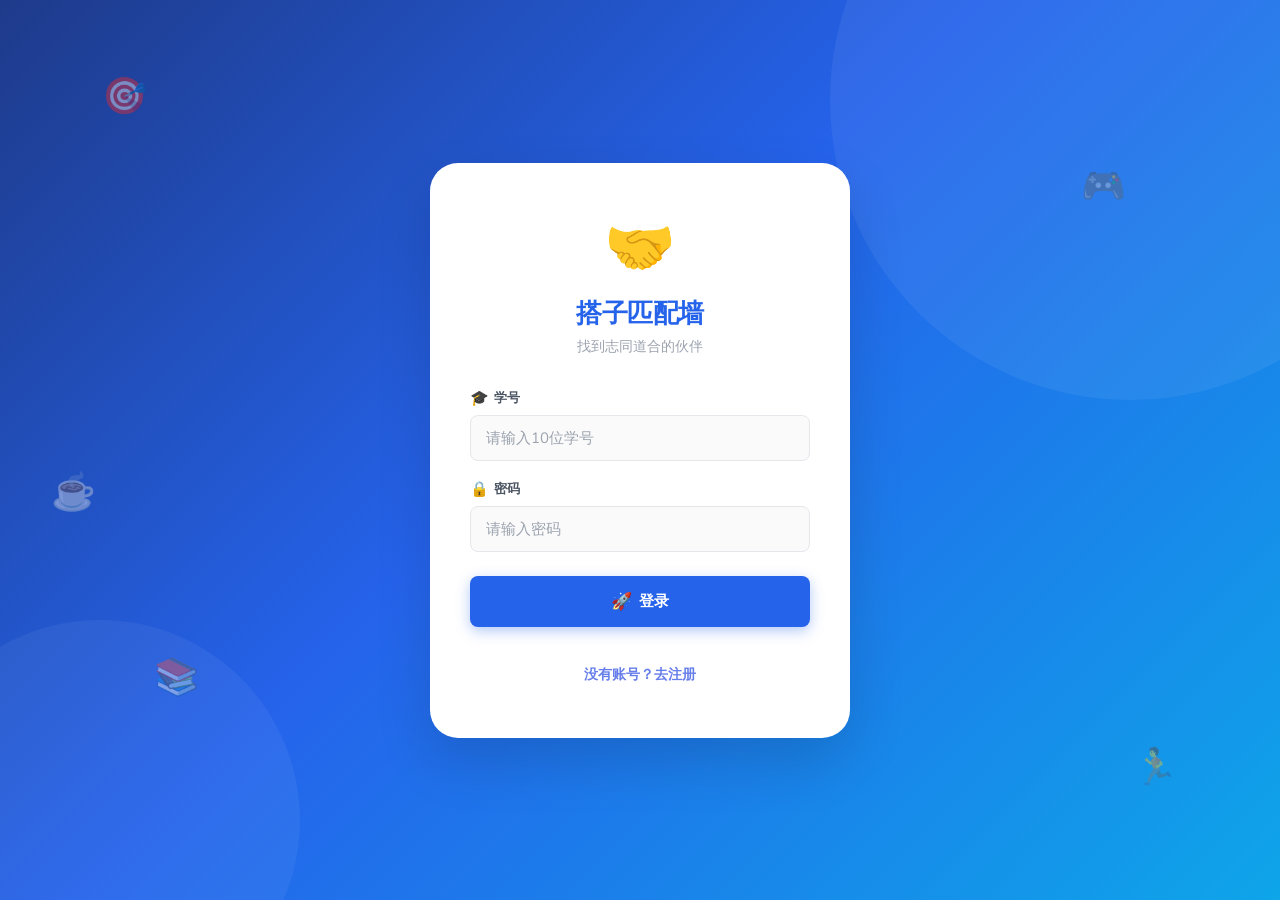
<file: buddy-matcher/index.html>
<!DOCTYPE html>
<html lang="zh-CN">
<head>
  <meta charset="UTF-8">
  <meta name="viewport" content="width=device-width, initial-scale=1.0">
  <title>搭子匹配墙 - 登录</title>
  <link rel="stylesheet" href="assets/styles/style.css">
</head>
<body>
  <div class="login-wrapper">
    <div class="floating-icon icon-1">🎯</div>
    <div class="floating-icon icon-2">🎮</div>
    <div class="floating-icon icon-3">📚</div>
    <div class="floating-icon icon-4">🏃</div>
    <div class="floating-icon icon-5">☕</div>
    
    <div class="login-container">
      <div class="login-header">
        <div class="logo">🤝</div>
        <h1 id="formTitle">搭子匹配墙</h1>
        <p class="subtitle">找到志同道合的伙伴</p>
      </div>
      
      <form id="loginForm" class="login-form">
        <div class="form-group">
          <label for="studentId">
            <span class="label-icon">🎓</span>
            学号
          </label>
          <input type="text" id="studentId" placeholder="请输入10位学号" maxlength="10">
        </div>
        
        <div class="form-group" id="nameGroup" style="display: none;">
          <label for="name">
            <span class="label-icon">👤</span>
            姓名
          </label>
          <input type="text" id="name" placeholder="请输入姓名" maxlength="20">
        </div>
        
        <div class="form-group" id="classNameGroup" style="display: none;">
          <label for="className">
            <span class="label-icon">🏫</span>
            班级
          </label>
          <input type="text" id="className" placeholder="请输入班级" maxlength="30">
        </div>
        
        <div class="form-group" id="majorGroup" style="display: none;">
          <label for="major">
            <span class="label-icon">📖</span>
            专业
          </label>
          <input type="text" id="major" placeholder="请输入专业" maxlength="30">
        </div>
        
        <div class="form-group">
          <label for="password">
            <span class="label-icon">🔒</span>
            密码
          </label>
          <input type="password" id="password" placeholder="请输入密码" maxlength="20">
        </div>
        
        <div class="form-group" id="confirmPasswordGroup" style="display: none;">
          <label for="confirmPassword">
            <span class="label-icon">🔐</span>
            确认密码
          </label>
          <input type="password" id="confirmPassword" placeholder="请再次输入密码" maxlength="20">
        </div>
        
        <button type="submit" class="btn login-btn" id="submitBtn">
          <span class="btn-icon">🚀</span>
          登录
        </button>
        
        <button type="button" class="btn" id="toggleModeBtn" style="background: transparent; color: #667eea; margin-top: 10px;">
          没有账号？去注册
        </button>
      </form>
    </div>
  </div>
  
  <script src="components/login.js"></script>
</body>
</html>
</file>
<file: buddy-matcher/assets/styles/style.css>
/* =============================================
   搭子匹配墙 · 全新样式
   Aesthetic: Warm Campus — fresh, friendly, collegiate
   ============================================= */
 
@import url('https://fonts.googleapis.com/css2?family=Nunito:wght@400;500;600;700;800&display=swap');
 
/* ── 设计令牌 ── */
:root {
  --brand:        #2563EB;   /* 主色：明亮蓝 */
  --brand-dark:   #1D4ED8;
  --brand-light:  #EFF6FF;
  --accent:       #F97316;   /* 强调色：活力橙 */
  --accent-light: #FFF7ED;
  --success:      #16A34A;
  --success-bg:   #F0FDF4;
  --warn:         #D97706;
  --warn-bg:      #FFFBEB;
  --danger:       #DC2626;
  --danger-bg:    #FEF2F2;
  --neutral:      #6B7280;
  --neutral-bg:   #F9FAFB;
 
  --text-primary:   #111827;
  --text-secondary: #4B5563;
  --text-muted:     #9CA3AF;
 
  --bg-page:   #F3F4F6;
  --bg-card:   #FFFFFF;
  --border:    #E5E7EB;
  --border-focus: #2563EB;
 
  --radius-sm: 8px;
  --radius:    14px;
  --radius-lg: 20px;
  --radius-xl: 28px;
 
  --shadow-sm: 0 1px 3px rgba(0,0,0,.08), 0 1px 2px rgba(0,0,0,.05);
  --shadow:    0 4px 12px rgba(0,0,0,.08), 0 2px 4px rgba(0,0,0,.04);
  --shadow-lg: 0 12px 32px rgba(0,0,0,.10), 0 4px 8px rgba(0,0,0,.05);
  --shadow-xl: 0 24px 56px rgba(0,0,0,.14);
 
  --transition: 0.2s cubic-bezier(.4,0,.2,1);
 
  /* 分类颜色 */
  --cat-study:  #2563EB;
  --cat-food:   #D97706;
  --cat-sport:  #DC2626;
}
 
/* ── 重置 & 基础 ── */
*, *::before, *::after { box-sizing: border-box; }
 
body {
  margin: 0;
  font-family: "Nunito", "PingFang SC", "Noto Sans SC", "Microsoft YaHei", sans-serif;
  background: var(--bg-page);
  color: var(--text-primary);
  min-height: 100vh;
  overflow-x: hidden;
  -webkit-font-smoothing: antialiased;
}
 
/* =============================================
   登录 / 注册页
   ============================================= */
.login-wrapper {
  min-height: 100vh;
  display: flex;
  justify-content: center;
  align-items: center;
  padding: 24px;
  position: relative;
  background: linear-gradient(135deg, #1E3A8A 0%, #2563EB 45%, #0EA5E9 100%);
  overflow: hidden;
}
 
/* 背景装饰圆 */
.login-wrapper::before,
.login-wrapper::after {
  content: '';
  position: absolute;
  border-radius: 50%;
  pointer-events: none;
}
.login-wrapper::before {
  width: 600px; height: 600px;
  top: -200px; right: -150px;
  background: rgba(255,255,255,.06);
}
.login-wrapper::after {
  width: 400px; height: 400px;
  bottom: -120px; left: -100px;
  background: rgba(255,255,255,.05);
}
 
.floating-icon {
  position: absolute;
  font-size: 36px;
  animation: float 7s ease-in-out infinite;
  opacity: .4;
  pointer-events: none;
}
.icon-1 { top: 8%;  left: 8%;  animation-delay: 0s; }
.icon-2 { top: 18%; right: 12%; animation-delay: 1.2s; }
.icon-3 { bottom: 22%; left: 12%; animation-delay: 2.4s; }
.icon-4 { bottom: 12%; right: 8%; animation-delay: 3.6s; }
.icon-5 { top: 52%; left: 4%;  animation-delay: 4.8s; }
 
@keyframes float {
  0%, 100% { transform: translateY(0) rotate(0deg); }
  33%       { transform: translateY(-14px) rotate(6deg); }
  66%       { transform: translateY(-8px) rotate(-4deg); }
}
 
.login-container {
  position: relative;
  z-index: 1;
  width: 100%;
  max-width: 420px;
  background: var(--bg-card);
  padding: 44px 40px;
  border-radius: var(--radius-xl);
  box-shadow: var(--shadow-xl);
  animation: slideUp .5s cubic-bezier(.34,1.56,.64,1) both;
}
 
@keyframes slideUp {
  from { opacity: 0; transform: translateY(32px) scale(.97); }
  to   { opacity: 1; transform: translateY(0) scale(1); }
}
 
.login-header {
  text-align: center;
  margin-bottom: 32px;
}
 
.logo {
  font-size: 56px;
  margin-bottom: 12px;
  display: block;
  animation: logoBounce 3s ease-in-out infinite;
}
 
@keyframes logoBounce {
  0%, 100% { transform: translateY(0); }
  50%       { transform: translateY(-8px); }
}
 
.login-header h1 {
  margin: 0 0 6px;
  font-size: 26px;
  font-weight: 800;
  color: var(--brand);
  letter-spacing: -.5px;
}
 
.subtitle {
  margin: 0;
  color: var(--text-muted);
  font-size: 14px;
  font-weight: 500;
}
 
.login-form {
  display: flex;
  flex-direction: column;
  gap: 18px;
}
 
.form-group {
  display: flex;
  flex-direction: column;
  gap: 7px;
}
 
.form-group label {
  font-size: 13px;
  font-weight: 700;
  color: var(--text-secondary);
  letter-spacing: .2px;
  display: flex;
  align-items: center;
  gap: 5px;
}
 
.label-icon { font-size: 15px; }
 
.form-group input,
.form-group select,
.form-group textarea {
  padding: 12px 15px;
  border: 1.5px solid var(--border);
  border-radius: var(--radius-sm);
  font-size: 15px;
  font-family: inherit;
  color: var(--text-primary);
  background: #FAFAFA;
  transition: border-color var(--transition), box-shadow var(--transition), background var(--transition);
  outline: none;
}
 
.form-group input:hover,
.form-group select:hover {
  border-color: #C7D2FE;
  background: #fff;
}
 
.form-group input:focus,
.form-group select:focus,
.form-group textarea:focus {
  border-color: var(--brand);
  background: #fff;
  box-shadow: 0 0 0 3px rgba(37,99,235,.12);
}
 
.form-group input::placeholder { color: var(--text-muted); }
 
/* ── 按钮系统 ── */
.btn {
  display: inline-flex;
  align-items: center;
  justify-content: center;
  gap: 7px;
  padding: 10px 20px;
  border: none;
  border-radius: var(--radius-sm);
  font-family: inherit;
  font-size: 14px;
  font-weight: 700;
  cursor: pointer;
  transition: all var(--transition);
  text-decoration: none;
  white-space: nowrap;
}
 
.btn:active { transform: scale(.97); }
 
.login-btn {
  margin-top: 6px;
  padding: 14px 20px;
  font-size: 15px;
  border-radius: var(--radius-sm);
  background: var(--brand);
  color: #fff;
  letter-spacing: .3px;
  box-shadow: 0 4px 14px rgba(37,99,235,.35);
}
 
.login-btn:hover {
  background: var(--brand-dark);
  box-shadow: 0 6px 20px rgba(37,99,235,.45);
  transform: translateY(-1px);
}
 
.btn-icon { font-size: 17px; }
 
/* =============================================
   顶部导航栏
   ============================================= */
.header {
  display: flex;
  justify-content: space-between;
  align-items: center;
  padding: 0 28px;
  height: 60px;
  background: var(--bg-card);
  border-bottom: 1px solid var(--border);
  box-shadow: var(--shadow-sm);
  position: sticky;
  top: 0;
  z-index: 100;
  gap: 16px;
}
 
.header-left h1 {
  margin: 0;
  font-size: 17px;
  font-weight: 800;
  color: var(--brand);
  letter-spacing: -.3px;
}
 
.header-nav {
  display: flex;
  gap: 4px;
}
 
.nav-link {
  color: var(--text-secondary);
  text-decoration: none;
  padding: 7px 14px;
  border-radius: var(--radius-sm);
  font-size: 14px;
  font-weight: 600;
  transition: all var(--transition);
}
 
.nav-link:hover { background: var(--brand-light); color: var(--brand); }
 
.nav-link.active {
  background: var(--brand-light);
  color: var(--brand);
}
 
.header-right { display: flex; gap: 8px; }
 
.logout-btn {
  background: transparent;
  color: var(--text-secondary);
  border: 1.5px solid var(--border);
  font-size: 13px;
  padding: 7px 14px;
}
 
.logout-btn:hover {
  border-color: var(--danger);
  color: var(--danger);
  background: var(--danger-bg);
  transform: none;
}
 
/* =============================================
   首页
   ============================================= */
.home-main {
  padding: 24px;
  min-height: calc(100vh - 60px);
}
 
/* Swiper */
.swiper-section { margin-bottom: 24px; }
 
.mySwiper {
  width: 100%;
  height: 260px;
  border-radius: var(--radius-lg);
  overflow: hidden;
  box-shadow: var(--shadow-lg);
}
 
.swiper-slide {
  display: flex;
  justify-content: center;
  align-items: center;
}
 
.slide-content {
  text-align: center;
  padding: 40px;
  width: 100%;
  height: 100%;
  display: flex;
  flex-direction: column;
  justify-content: center;
  align-items: center;
  color: #fff;
}
 
.slide-1 { background: linear-gradient(135deg, #1E40AF, #2563EB); }
.slide-2 { background: linear-gradient(135deg, #C2410C, #F97316); }
.slide-3 { background: linear-gradient(135deg, #065F46, #10B981); }
 
.slide-content h2 {
  margin: 0 0 12px;
  font-size: 28px;
  font-weight: 800;
  letter-spacing: -.5px;
}
 
.slide-content p {
  margin: 0;
  font-size: 16px;
  opacity: .88;
  font-weight: 500;
}
 
.swiper-pagination-bullet { background: rgba(255,255,255,.5); opacity: 1; }
.swiper-pagination-bullet-active { background: #fff; }
.swiper-button-next, .swiper-button-prev { color: #fff; }
.swiper-button-next::after, .swiper-button-prev::after { font-size: 22px; font-weight: 900; }
 
/* 每日一句 */
.api-content {
  background: var(--bg-card);
  border-radius: var(--radius-lg);
  padding: 24px 28px;
  margin-bottom: 24px;
  box-shadow: var(--shadow-sm);
  border: 1px solid var(--border);
}
 
.section-title {
  margin: 0 0 16px;
  font-size: 17px;
  font-weight: 800;
  color: var(--text-primary);
}
 
.love-quote {
  padding: 20px 24px;
  background: linear-gradient(135deg, #FFF7ED, #FFEDD5);
  border-radius: var(--radius);
  border-left: 4px solid var(--accent);
}
 
.quote-text {
  font-size: 17px;
  font-style: italic;
  margin: 0 0 10px;
  line-height: 1.7;
  color: var(--text-primary);
}
 
.quote-time {
  font-size: 12px;
  color: var(--text-muted);
  margin: 0;
  font-weight: 600;
}
 
.error-text { color: var(--danger); font-size: 14px; }
 
/* 双栏布局 */
.main-container {
  display: flex;
  gap: 20px;
  flex-wrap: wrap;
}
 
.sidebar {
  flex: 1;
  min-width: 260px;
  background: var(--bg-card);
  border-radius: var(--radius-lg);
  padding: 20px;
  box-shadow: var(--shadow-sm);
  border: 1px solid var(--border);
  align-self: flex-start;
}
 
.content {
  flex: 2;
  min-width: 300px;
  background: var(--bg-card);
  border-radius: var(--radius-lg);
  padding: 20px;
  box-shadow: var(--shadow-sm);
  border: 1px solid var(--border);
}
 
.sidebar h2, .content h2 {
  margin: 0 0 16px;
  font-size: 16px;
  font-weight: 800;
  color: var(--text-primary);
  padding-bottom: 12px;
  border-bottom: 2px solid var(--bg-page);
}
 
.new-post-btn {
  margin-bottom: 16px;
  background: var(--accent);
  color: #fff;
  padding: 10px 18px;
  font-size: 14px;
  border-radius: var(--radius-sm);
  box-shadow: 0 3px 10px rgba(249,115,22,.3);
}
 
.new-post-btn:hover {
  background: #EA6C0A;
  box-shadow: 0 5px 16px rgba(249,115,22,.4);
  transform: translateY(-1px);
}
 
/* ── 帖子卡片 ── */
.card {
  border-radius: var(--radius);
  padding: 18px 20px;
  margin-bottom: 14px;
  background: var(--bg-card);
  border: 1px solid var(--border);
  box-shadow: var(--shadow-sm);
  transition: box-shadow var(--transition), transform var(--transition);
  border-left-width: 4px;
}
 
.card:hover {
  box-shadow: var(--shadow);
  transform: translateY(-2px);
}
 
.card:last-child { margin-bottom: 0; }
 
.card-header {
  display: flex;
  justify-content: space-between;
  align-items: flex-start;
  margin-bottom: 12px;
  gap: 10px;
}
 
.card-header strong {
  font-size: 16px;
  font-weight: 700;
  color: var(--text-primary);
  line-height: 1.4;
}
 
.post-meta {
  display: flex;
  gap: 8px;
  margin: 10px 0;
  flex-wrap: wrap;
}
 
.category-tag {
  display: inline-flex;
  align-items: center;
  padding: 3px 10px;
  border-radius: 20px;
  color: #fff;
  font-size: 12px;
  font-weight: 700;
  letter-spacing: .2px;
}
 
/* 状态徽章 */
.status-tag {
  display: inline-flex;
  align-items: center;
  gap: 4px;
  padding: 3px 10px;
  border-radius: 20px;
  font-size: 12px;
  font-weight: 700;
}
 
.status-pending  { background: var(--warn-bg);    color: var(--warn); }
.status-approved { background: var(--success-bg); color: var(--success); }
.status-rejected { background: var(--danger-bg);  color: var(--danger); }
.status-expired  { background: var(--neutral-bg); color: var(--neutral); }
 
.post-info { margin: 12px 0; line-height: 1.9; }
 
.post-info p {
  margin: 6px 0;
  font-size: 13.5px;
  color: var(--text-secondary);
}
 
.post-info strong { color: var(--text-primary); }
 
/* 申请按钮 */
.apply-btn {
  margin-top: 12px;
  background: var(--brand);
  color: #fff;
  border: none;
  padding: 8px 18px;
  border-radius: var(--radius-sm);
  font-family: inherit;
  font-size: 13px;
  font-weight: 700;
  cursor: pointer;
  transition: all var(--transition);
}
 
.apply-btn:hover { background: var(--brand-dark); transform: translateY(-1px); }
 
.disabled-btn {
  margin-top: 12px;
  background: var(--neutral-bg) !important;
  color: var(--text-muted) !important;
  cursor: not-allowed;
  border: 1px solid var(--border);
  padding: 8px 18px;
  border-radius: var(--radius-sm);
  font-family: inherit;
  font-size: 13px;
  font-weight: 700;
}
 
/* 申请列表 */
.applications-section {
  margin-top: 16px;
  padding-top: 16px;
  border-top: 1.5px dashed var(--border);
}
 
.applications-section h4 {
  margin: 0 0 12px;
  font-size: 13px;
  font-weight: 800;
  color: var(--text-muted);
  text-transform: uppercase;
  letter-spacing: .5px;
}
 
.application-item {
  background: var(--neutral-bg);
  border-radius: var(--radius-sm);
  padding: 14px;
  margin-bottom: 10px;
  border: 1px solid var(--border);
}
 
.application-item:last-child { margin-bottom: 0; }
 
.applicant-info {
  font-size: 14px;
  font-weight: 700;
  color: var(--text-primary);
  margin-bottom: 6px;
}
 
.applicant-intro {
  margin: 0 0 10px;
  font-size: 13px;
  color: var(--text-secondary);
  font-style: italic;
  line-height: 1.6;
}
 
.applicant-status {
  display: flex;
  align-items: center;
  gap: 8px;
  flex-wrap: wrap;
}
 
.action-btn {
  padding: 6px 14px;
  border: none;
  border-radius: 6px;
  font-size: 12px;
  font-weight: 700;
  font-family: inherit;
  cursor: pointer;
  transition: all var(--transition);
}
 
.approve-btn { background: var(--success); color: #fff; }
.approve-btn:hover { background: #15803D; transform: translateY(-1px); }
 
.reject-btn { background: var(--danger); color: #fff; }
.reject-btn:hover { background: #B91C1C; transform: translateY(-1px); }
 
.no-applications {
  font-size: 13px;
  color: var(--text-muted);
  font-style: italic;
  margin: 8px 0 0;
}
 
.empty-tip {
  text-align: center;
  color: var(--text-muted);
  font-size: 14px;
  padding: 24px 0;
}
 
/* =============================================
   发布帖子页
   ============================================= */
.post-wrapper {
  min-height: calc(100vh - 60px);
  padding: 32px 24px;
}
 
.post-container {
  max-width: 620px;
  margin: 0 auto;
}
 
.post-form {
  background: var(--bg-card);
  border-radius: var(--radius-xl);
  padding: 36px;
  box-shadow: var(--shadow);
  border: 1px solid var(--border);
}
 
.form-section { margin-bottom: 28px; }
 
.form-section h2 {
  margin: 0 0 24px;
  font-size: 20px;
  font-weight: 800;
  color: var(--text-primary);
  padding-bottom: 14px;
  border-bottom: 2px solid var(--bg-page);
}
 
.post-form .form-group { margin-bottom: 20px; }
 
.post-form textarea {
  resize: vertical;
  min-height: 110px;
  border-radius: var(--radius-sm);
  width: 100%;
}
 
.form-actions {
  display: flex;
  gap: 12px;
  justify-content: flex-end;
  margin-top: 28px;
  padding-top: 20px;
  border-top: 1px solid var(--border);
}
 
.cancel-btn {
  background: var(--neutral-bg);
  color: var(--text-secondary);
  border: 1.5px solid var(--border);
}
 
.cancel-btn:hover {
  background: #E5E7EB;
  color: var(--text-primary);
  transform: none;
}
 
.submit-btn {
  background: var(--brand);
  color: #fff;
  box-shadow: 0 3px 10px rgba(37,99,235,.3);
}
 
.submit-btn:hover {
  background: var(--brand-dark);
  box-shadow: 0 5px 16px rgba(37,99,235,.4);
  transform: translateY(-1px);
}
 
/* =============================================
   个人中心页
   ============================================= */
.profile-wrapper {
  min-height: calc(100vh - 60px);
  padding: 32px 24px;
}
 
.profile-container {
  max-width: 680px;
  margin: 0 auto;
}
 
.profile-header {
  background: var(--bg-card);
  border-radius: var(--radius-xl);
  padding: 28px 32px;
  display: flex;
  align-items: center;
  gap: 20px;
  margin-bottom: 20px;
  box-shadow: var(--shadow);
  border: 1px solid var(--border);
}
 
.avatar {
  width: 72px;
  height: 72px;
  font-size: 34px;
  display: flex;
  align-items: center;
  justify-content: center;
  background: var(--brand-light);
  border-radius: 50%;
  border: 3px solid #BFDBFE;
  flex-shrink: 0;
}
 
.profile-basic h2 {
  margin: 0 0 4px;
  font-size: 22px;
  font-weight: 800;
  color: var(--text-primary);
}
 
.profile-info {
  margin: 0;
  color: var(--text-muted);
  font-size: 14px;
  font-weight: 500;
}
 
.profile-details {
  display: flex;
  flex-direction: column;
  gap: 20px;
}
 
.detail-card {
  background: var(--bg-card);
  border-radius: var(--radius-xl);
  padding: 28px;
  box-shadow: var(--shadow-sm);
  border: 1px solid var(--border);
}
 
.detail-card h3 {
  margin: 0 0 20px;
  font-size: 16px;
  font-weight: 800;
  color: var(--text-primary);
  padding-bottom: 12px;
  border-bottom: 2px solid var(--bg-page);
}
 
.detail-item {
  display: flex;
  align-items: center;
  padding: 12px 0;
  border-bottom: 1px solid var(--bg-page);
  gap: 16px;
}
 
.detail-item:last-child { border-bottom: none; }
 
.detail-label {
  font-size: 13px;
  font-weight: 700;
  color: var(--text-muted);
  width: 60px;
  flex-shrink: 0;
}
 
.detail-value {
  font-size: 15px;
  color: var(--text-primary);
  font-weight: 600;
}
 
/* 统计卡片 */
.stats-grid {
  display: grid;
  grid-template-columns: repeat(3, 1fr);
  gap: 16px;
}
 
.stat-item {
  text-align: center;
  padding: 18px 12px;
  background: var(--brand-light);
  border-radius: var(--radius);
  border: 1.5px solid #BFDBFE;
}
 
.stat-number {
  font-size: 32px;
  font-weight: 800;
  color: var(--brand);
  line-height: 1;
  margin-bottom: 6px;
}
 
.stat-label {
  font-size: 12px;
  color: var(--text-muted);
  font-weight: 600;
}
 
/* 申请记录卡片 */
.app-item {
  background: var(--neutral-bg);
  border-radius: var(--radius-sm);
  padding: 16px;
  margin-bottom: 12px;
  border: 1px solid var(--border);
  transition: box-shadow var(--transition);
}
 
.app-item:hover { box-shadow: var(--shadow-sm); }
.app-item:last-child { margin-bottom: 0; }
 
.app-item-header {
  display: flex;
  justify-content: space-between;
  align-items: center;
  margin-bottom: 8px;
  flex-wrap: wrap;
  gap: 8px;
}
 
.app-item-header strong {
  font-size: 14px;
  font-weight: 700;
  color: var(--text-primary);
}
 
.app-item-info {
  font-size: 13px;
  color: var(--text-secondary);
  margin-bottom: 10px;
  font-style: italic;
  line-height: 1.5;
}
 
.app-item-footer {
  display: flex;
  justify-content: space-between;
  align-items: center;
  flex-wrap: wrap;
  gap: 8px;
}
 
.app-item-status { font-size: 12px; font-weight: 700; }
 
.apply-time {
  font-size: 11px;
  color: var(--text-muted);
  font-weight: 500;
}
 
/* =============================================
   匹配成功页
   ============================================= */
.success-wrapper {
  min-height: calc(100vh - 60px);
  display: flex;
  justify-content: center;
  align-items: center;
  padding: 32px 24px;
}
 
.success-container {
  width: 100%;
  max-width: 520px;
  background: var(--bg-card);
  padding: 52px 44px;
  border-radius: var(--radius-xl);
  box-shadow: var(--shadow-xl);
  text-align: center;
  animation: slideUp .5s cubic-bezier(.34,1.56,.64,1) both;
  border: 1px solid var(--border);
}
 
.success-icon {
  font-size: 72px;
  margin-bottom: 16px;
  display: block;
  animation: logoBounce 2s ease-in-out infinite;
}
 
.success-container h1 {
  margin: 0 0 8px;
  font-size: 30px;
  font-weight: 800;
  color: var(--text-primary);
}
 
.success-message {
  color: var(--text-muted);
  font-size: 15px;
  margin-bottom: 28px;
  font-weight: 500;
}
 
.match-info {
  display: grid;
  grid-template-columns: 1fr 1fr;
  gap: 16px;
  margin-bottom: 28px;
  text-align: left;
}
 
.info-card {
  background: var(--neutral-bg);
  border-radius: var(--radius);
  padding: 18px;
  border: 1px solid var(--border);
}
 
.info-card h3 {
  margin: 0 0 12px;
  font-size: 14px;
  font-weight: 800;
  color: var(--text-primary);
  padding-bottom: 8px;
  border-bottom: 1.5px solid var(--border);
}
 
.info-item {
  display: flex;
  flex-direction: column;
  margin-bottom: 10px;
}
 
.info-item:last-child { margin-bottom: 0; }
 
.info-item .label {
  font-size: 11px;
  font-weight: 700;
  color: var(--text-muted);
  text-transform: uppercase;
  letter-spacing: .4px;
  margin-bottom: 2px;
}
 
.info-item .value {
  font-size: 14px;
  color: var(--text-primary);
  font-weight: 600;
}
 
.success-btn {
  padding: 14px 36px;
  font-size: 15px;
  background: var(--brand);
  color: #fff;
  border-radius: var(--radius-sm);
  box-shadow: 0 4px 14px rgba(37,99,235,.3);
}
 
.success-btn:hover {
  background: var(--brand-dark);
  box-shadow: 0 6px 20px rgba(37,99,235,.4);
  transform: translateY(-1px);
}
 
/* =============================================
   申请弹窗
   ============================================= */
.apply-modal {
  position: fixed;
  inset: 0;
  z-index: 1000;
  display: flex;
  justify-content: center;
  align-items: center;
}
 
.modal-overlay {
  position: absolute;
  inset: 0;
  background: rgba(0,0,0,.45);
  backdrop-filter: blur(4px);
}
 
.modal-content {
  position: relative;
  background: var(--bg-card);
  border-radius: var(--radius-xl);
  padding: 32px;
  width: 90%;
  max-width: 460px;
  box-shadow: var(--shadow-xl);
  animation: slideUp .3s cubic-bezier(.34,1.56,.64,1) both;
  border: 1px solid var(--border);
}
 
.modal-content h3 {
  margin: 0 0 8px;
  font-size: 19px;
  font-weight: 800;
  color: var(--text-primary);
}
 
.modal-desc {
  margin: 0 0 18px;
  font-size: 14px;
  color: var(--text-muted);
  font-weight: 500;
}
 
.modal-content textarea {
  width: 100%;
  padding: 14px;
  border: 1.5px solid var(--border);
  border-radius: var(--radius-sm);
  font-size: 14px;
  font-family: inherit;
  resize: vertical;
  min-height: 110px;
  margin-bottom: 20px;
  transition: border-color var(--transition), box-shadow var(--transition);
  outline: none;
  color: var(--text-primary);
}
 
.modal-content textarea:focus {
  border-color: var(--brand);
  box-shadow: 0 0 0 3px rgba(37,99,235,.12);
}
 
.modal-actions {
  display: flex;
  gap: 12px;
  justify-content: flex-end;
}
 
/* =============================================
   页脚
   ============================================= */
.footer {
  background: var(--bg-card);
  border-top: 1px solid var(--border);
  padding: 18px 28px;
  text-align: center;
  margin-top: 32px;
}
 
.footer-text {
  font-size: 13px;
  color: var(--text-muted);
  margin: 0;
  font-weight: 500;
}
 
/* =============================================
   响应式
   ============================================= */
@media (max-width: 768px) {
  .header {
    padding: 0 16px;
    height: auto;
    flex-wrap: wrap;
    padding-top: 12px;
    padding-bottom: 12px;
    gap: 10px;
    position: relative;
  }
 
  .header-nav { gap: 4px; }
  .nav-link { font-size: 13px; padding: 6px 10px; }
 
  .home-main, .post-wrapper, .profile-wrapper { padding: 16px; }
 
  .main-container { flex-direction: column; }
  .sidebar, .content { min-width: 0; }
 
  .login-container { padding: 32px 24px; }
  .floating-icon { font-size: 28px; }
 
  .success-container { padding: 36px 24px; }
  .match-info { grid-template-columns: 1fr; }
 
  .post-form, .profile-header, .detail-card { padding: 20px; }
 
  .stats-grid { grid-template-columns: repeat(3, 1fr); gap: 10px; }
  .stat-number { font-size: 26px; }
 
  .profile-header { flex-direction: column; text-align: center; }
 
  .form-actions { flex-direction: column-reverse; }
 
  .card-header { flex-direction: column; align-items: flex-start; gap: 8px; }
 
  .mySwiper { height: 200px; }
  .slide-content h2 { font-size: 22px; }
  .slide-content p { font-size: 14px; }
 
  .modal-content { padding: 24px; }
  .form-section h2 { font-size: 17px; }
}
 
@media (max-width: 480px) {
  .stats-grid { grid-template-columns: 1fr; }
  .header-nav { flex-wrap: wrap; }
  .success-container { padding: 28px 18px; }
}
</file>
